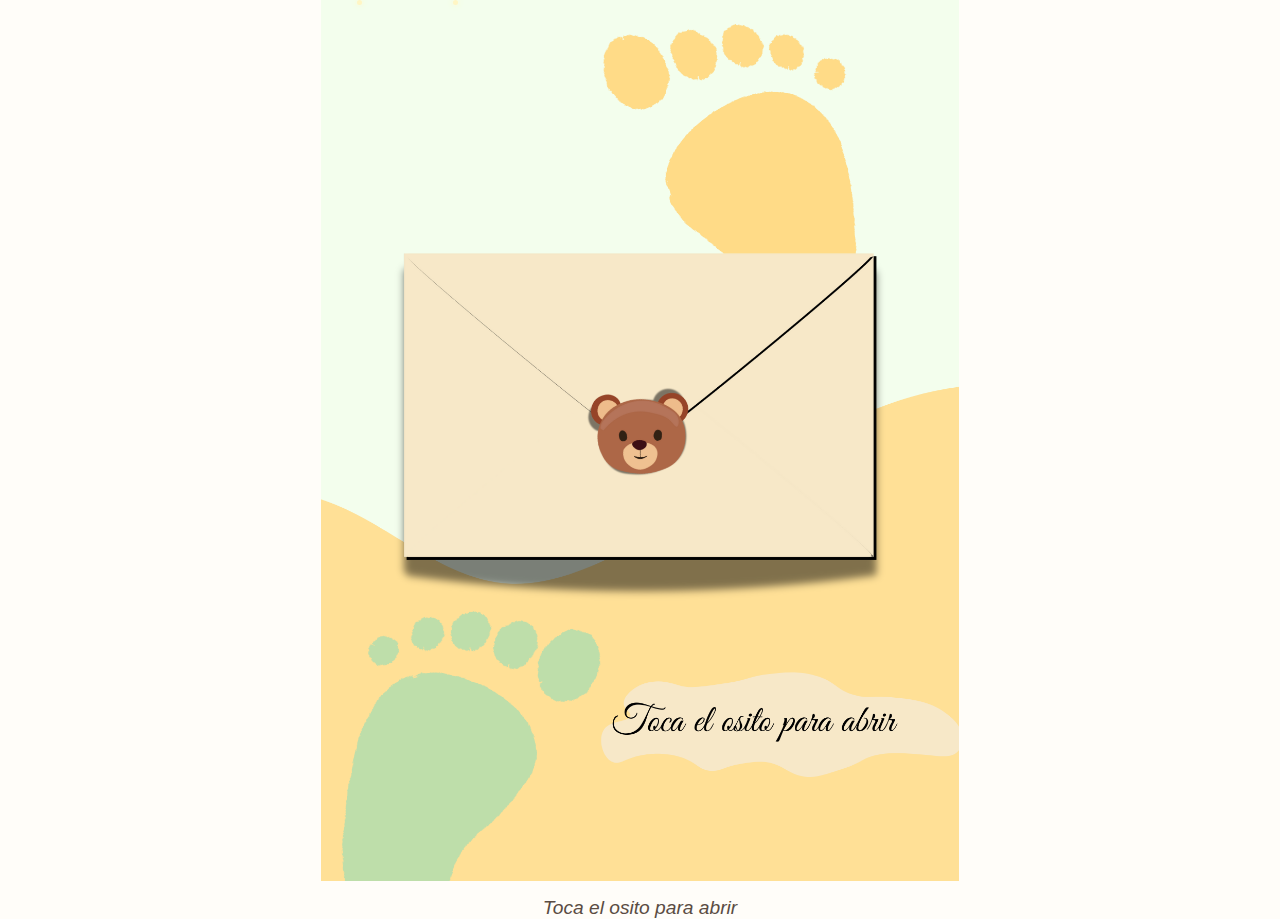
<file: index.html>
<!DOCTYPE html>
<html lang="es">
<head>
  <meta charset="UTF-8" />
  <meta name="viewport" content="width=device-width, initial-scale=1.0"/>
  <title>Invitación Revelación de Género</title>
  <link rel="stylesheet" href="style.css" />
</head>
<body class="portada fadeIn">
  <div class="contenedor-sobre" onclick="abrirInvitacion()">
    <img src="img/sobre.png" alt="Sobre con osito" class="imagen-sobre"/>
  </div>
  <p class="instruccion">Toca el osito para abrir</p>

  <audio id="musica" autoplay loop>
    <source src="audio/audio.mp3" type="audio/mpeg">
  </audio>

  <script>
    function abrirInvitacion() {
      window.location.href = 'invitacion.html';
    }

    function crearEstrella() {
      const estrella = document.createElement('div');
      estrella.classList.add('star');
      estrella.style.left = Math.random() * 100 + 'vw';
      estrella.style.animationDuration = (Math.random() * 3 + 2) + 's';
      document.body.appendChild(estrella);
      setTimeout(() => estrella.remove(), 5000);
    }

    setInterval(crearEstrella, 250);
  </script>
</body>
</html>
</file>
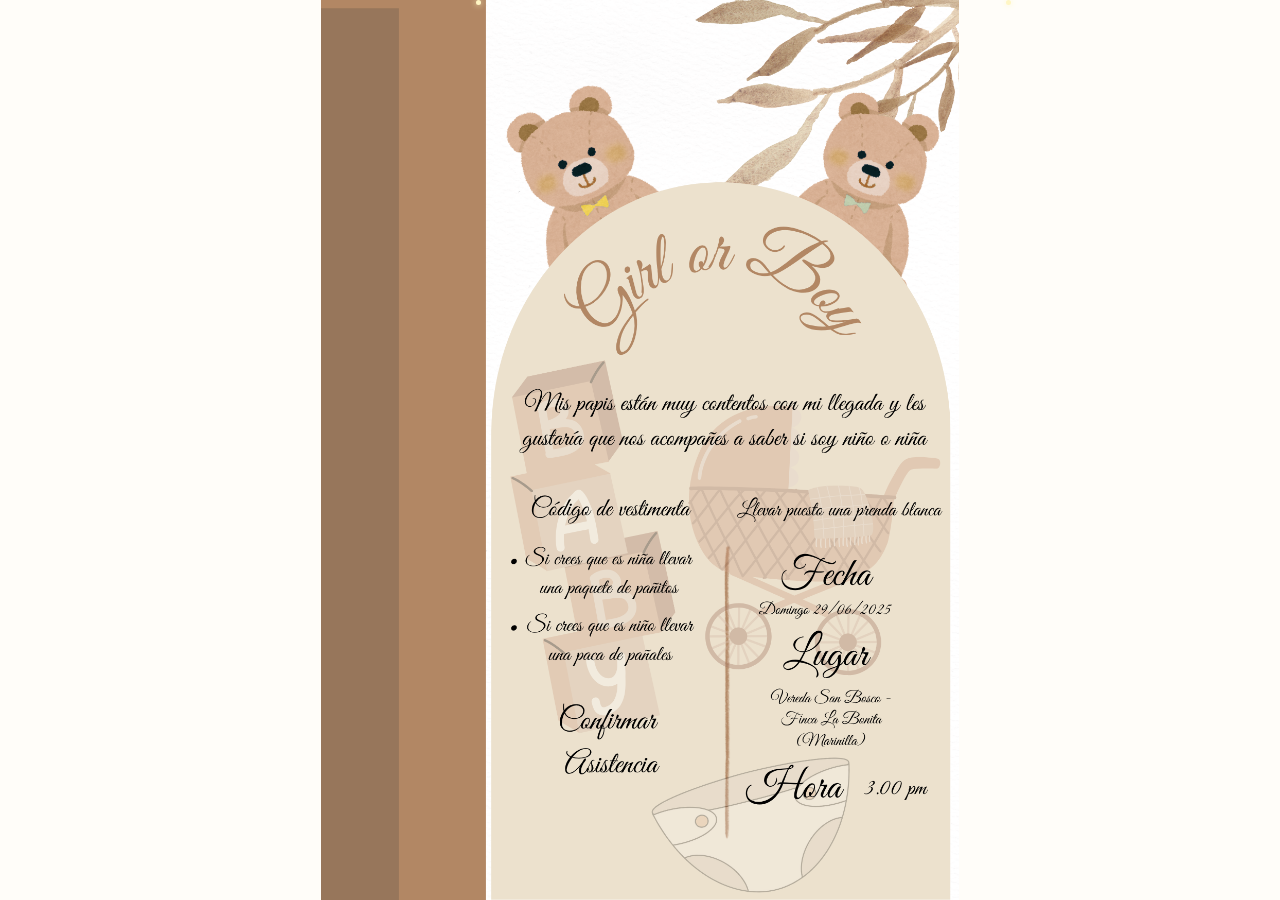
<file: invitacion.html>
<!DOCTYPE html>
<html lang="es">
<head>
  <meta charset="UTF-8" />
  <meta name="viewport" content="width=device-width, initial-scale=1.0"/>
  <title>Carta</title>
  <link rel="stylesheet" href="style.css" />
</head>
<body class="invitacion fadeIn">
  <img src="img/invitacion.png" alt="Carta de invitación" class="imagen-invitacion"/>

  <audio id="musica" autoplay loop>
    <source src="audio/audio.mp3" type="audio/mpeg">
  </audio>

  <script>
    function crearEstrella() {
      const estrella = document.createElement('div');
      estrella.classList.add('star');
      estrella.style.left = Math.random() * 100 + 'vw';
      estrella.style.animationDuration = (Math.random() * 3 + 2) + 's';
      document.body.appendChild(estrella);
      setTimeout(() => estrella.remove(), 5000);
    }

    setInterval(crearEstrella, 250);
  </script>
</body>
</html>
</file>
<file: style.css>
/* Reset */
* {
  margin: 0;
  padding: 0;
  box-sizing: border-box;
}

html, body {
  height: 100%;
  width: 100%;
}

body {
  font-family: 'Segoe UI', sans-serif;
  background-color: #fffdf9;
  display: flex;
  flex-direction: column;
  align-items: center;
  justify-content: center;
  overflow: hidden;
  transition: opacity 0.5s ease;
}

.portada, .invitacion {
  background-color: #fffdf9;
  width: 100vw;
  height: 100vh;
  position: relative;
}

img {
  max-width: 100%;
  display: block;
}

.contenedor-sobre {
  width: 100vw;
  height: 100vh;
  display: flex;
  justify-content: center;
  align-items: center;
}

.imagen-sobre {
  width: 100vw;
  height: 100vh;
  object-fit: contain;
}

.instruccion {
  font-size: 1.2rem;
  color: #5a4c43;
  margin-top: 1rem;
  text-align: center;
  font-style: italic;
}

.imagen-invitacion {
  width: 100vw;
  height: 100vh;
  object-fit: contain;
  animation: slideIn 0.6s ease-in-out;
}

.fadeIn {
  animation: fadeIn 0.5s ease-in-out;
}

@keyframes fadeIn {
  from {
    opacity: 0;
    transform: scale(0.95);
  }
  to {
    opacity: 1;
    transform: scale(1);
  }
}

@keyframes slideIn {
  from {
    opacity: 0;
    transform: translateY(40px);
  }
  to {
    opacity: 1;
    transform: translateY(0);
  }
}

.star {
  position: fixed;
  top: 0;
  width: 5px;
  height: 5px;
  background: #fff6c4;
  box-shadow: 0 0 6px #fff6c4;
  border-radius: 50%;
  animation: fall linear;
  z-index: 100;
}

@keyframes fall {
  to {
    transform: translateY(100vh);
    opacity: 0;
  }
}
</file>
